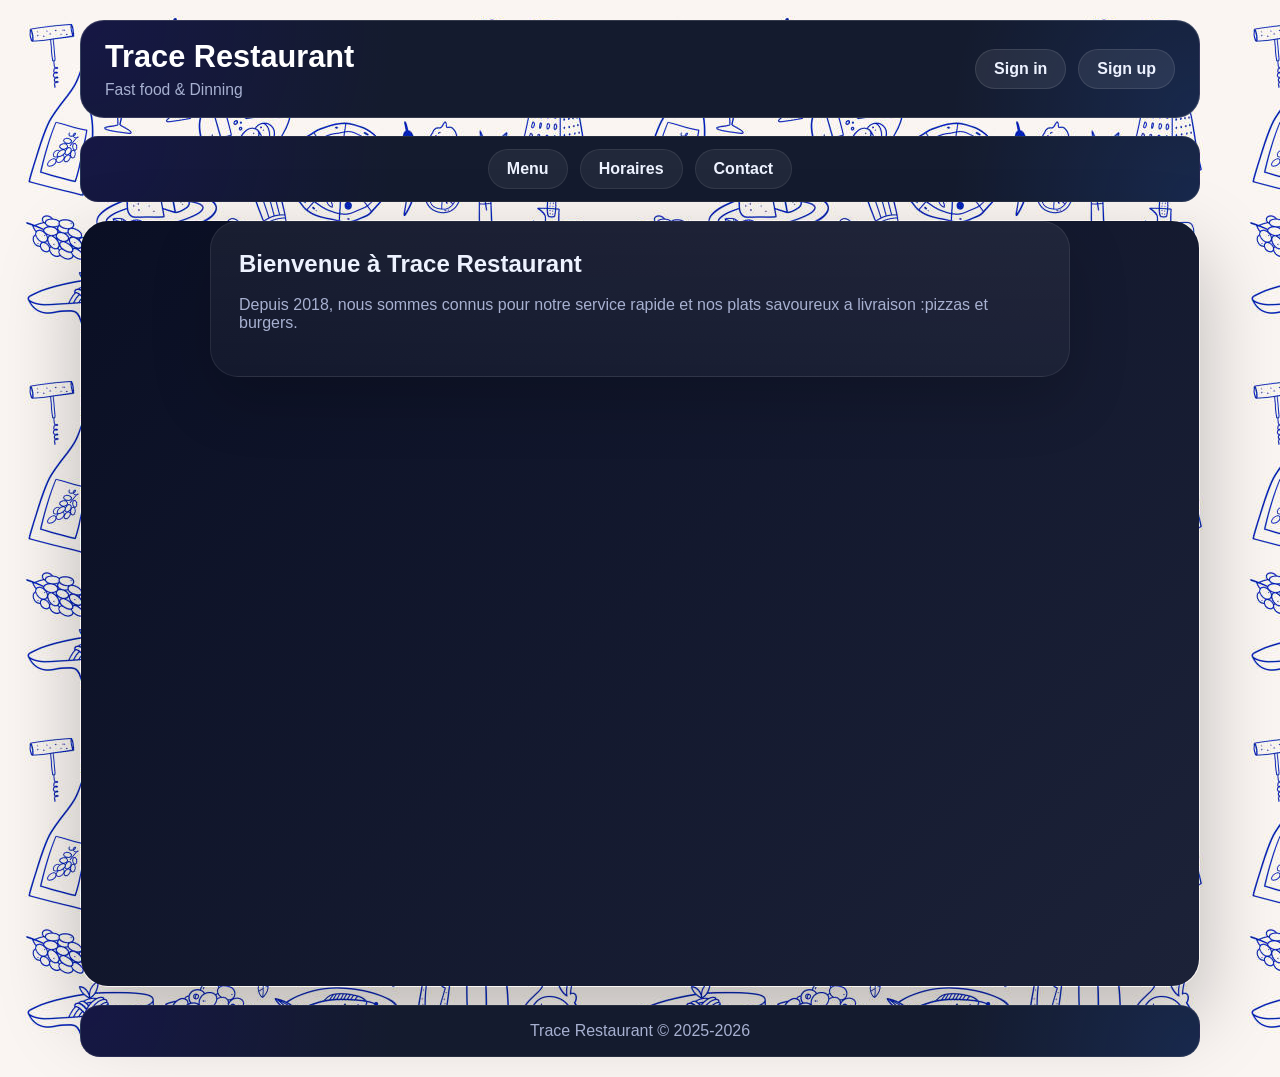
<file: index.html>
<!DOCTYPE html>
<html lang="fr">
  <head>
    <meta charset="UTF-8" />
    <meta http-equiv="X-UA-Compatible" content="IE=edge" />
    <meta name="viewport" content="width=device-width, initial-scale=1.0" />
    <link rel="stylesheet" href="style.css" />
    <title>Trace Restaurant</title>
  </head>

  <body onload="loadpage()" background="background.jpg">
    <div class="page-shell">
      <header class="topbar">
        <div class="brand">
          <h1>Trace Restaurant</h1>
          <p>Fast food & Dinning</p>
        </div>
        <div class="actions">
          <a class="button secondary" href="si.html" target="contentFrame">Sign in</a>
          <a class="button secondary" href="su.html" target="contentFrame">Sign up</a>
        </div>
      </header>

      <nav class="main-nav">
        <a href="menu.html" target="contentFrame" class="nav-link">Menu</a>
        <a href="horaires.html" target="contentFrame" class="nav-link">Horaires</a>
        <a href="contact.html" target="contentFrame" class="nav-link">Contact</a>
      </nav>

      <main class="content-frame">
        <iframe name="contentFrame" src="accuiel.html" id="ir" title="Contenu principal"></iframe>
      </main>

      <footer>Trace Restaurant © 2025-2026</footer>
    </div>

    <script src="control.js"></script>
  </body>
</html>
</file>
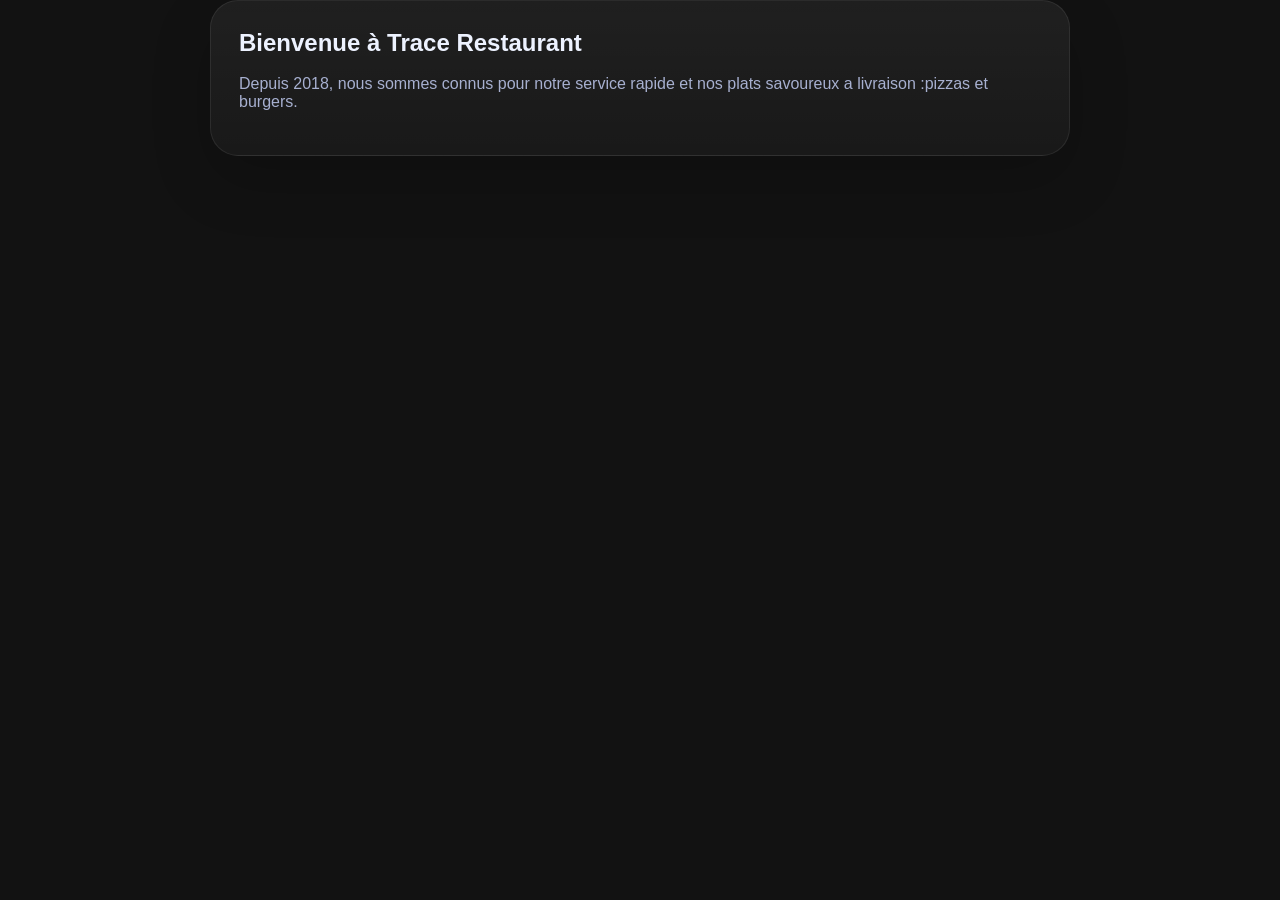
<file: accuiel.html>
<!DOCTYPE html>
<html lang="en">
  <head>
    <meta charset="UTF-8" />
    <meta http-equiv="X-UA-Compatible" content="IE=edge" />
    <meta name="viewport" content="width=device-width, initial-scale=1.0" />
    <link rel="stylesheet" href="style.css" />
    <title>Accueil</title>
  </head>
  <body>
    <main class="page-panel">
      <h2>Bienvenue à Trace Restaurant</h2>
      <p>
        Depuis 2018, nous sommes connus pour notre service rapide et nos plats
        savoureux a livraison :pizzas et burgers.
      </p>
    </main>
  </body>
</html>
</file>
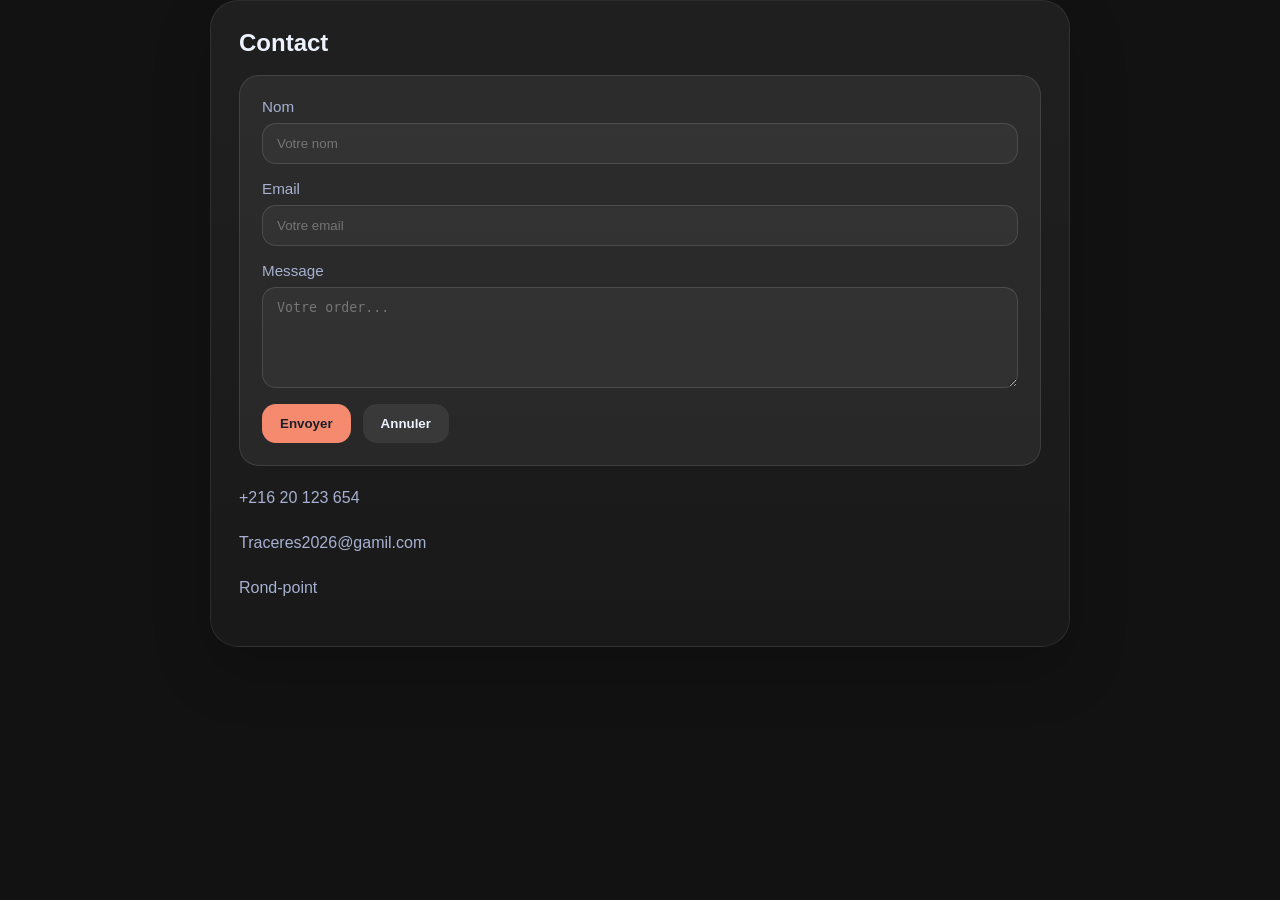
<file: contact.html>
<!DOCTYPE html>
<html lang="fr">
  <head>
    <meta charset="UTF-8" />
    <meta name="viewport" content="width=device-width, initial-scale=1.0" />
    <link rel="stylesheet" href="style.css" />
    <title>Contact</title>
  </head>

  <body>
    <main class="page-panel">
      <h2>Contact</h2>
      <form class="form-card">
        <div class="field">
          <label for="name">Nom</label>
          <input id="name" type="text" placeholder="Votre nom" required />
        </div>
        <div class="field">
          <label for="email">Email</label>
          <input id="email" type="email" placeholder="Votre email" required />
        </div>
        <div class="field">
          <label for="message">Message</label>
          <textarea id="message" rows="5" placeholder="Votre order..." required></textarea>
        </div>
        <div class="field buttons">
          <button type="submit">Envoyer</button>
          <button type="reset">Annuler</button>
        </div>
      </form>

      <div class="contact-details">
        <p>+216 20 123 654</p>
        <p>Traceres2026@gamil.com</p>
        <p>Rond-point</p>
      </div>
    </main>
  </body>
</html>
</file>
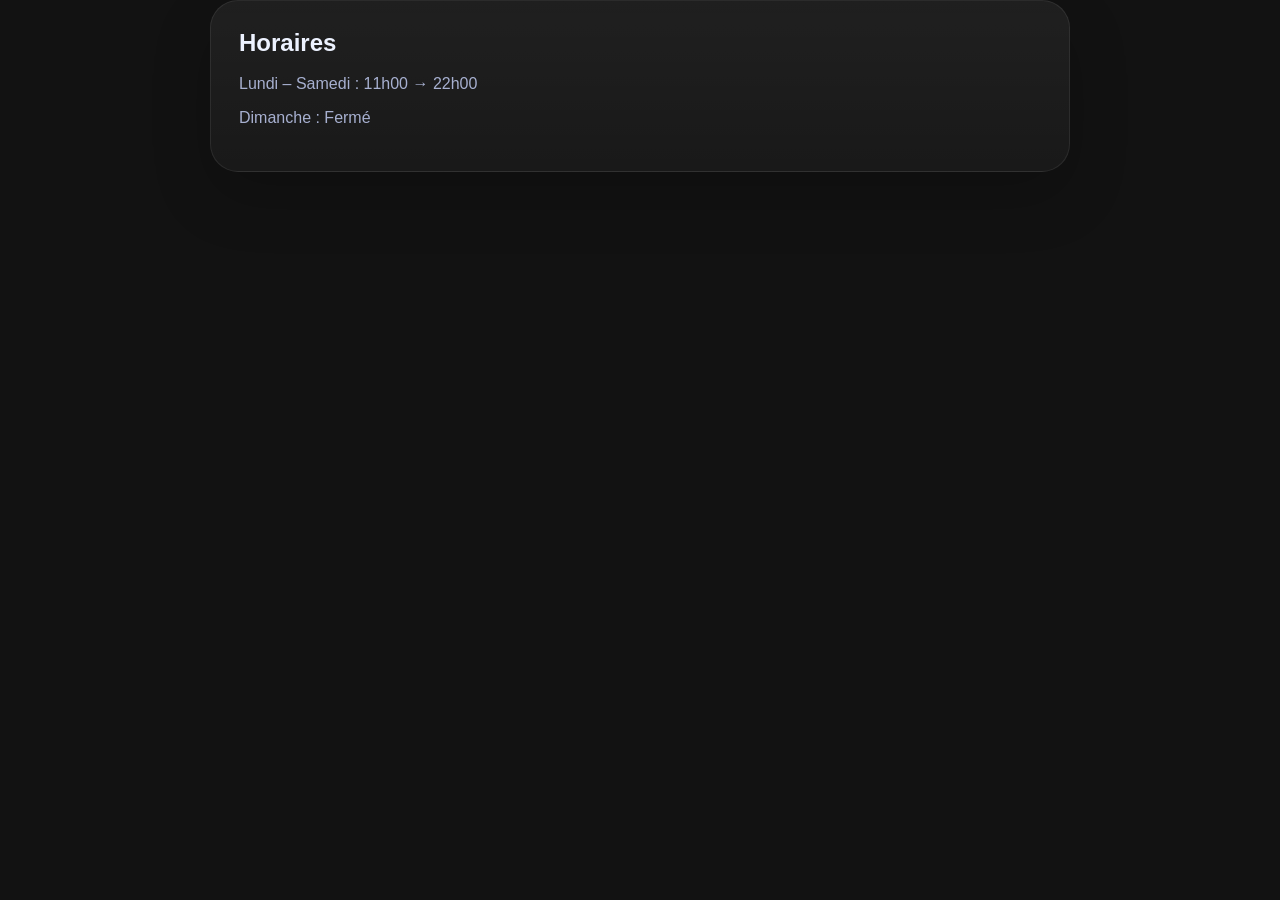
<file: horaires.html>
<!DOCTYPE html>
<html lang="fr">
  <head>
    <meta charset="UTF-8" />
    <meta name="viewport" content="width=device-width, initial-scale=1.0" />
    <link rel="stylesheet" href="style.css" />
    <title>Horaires</title>
  </head>

  <body>
    <main class="page-panel">
      <h2>Horaires</h2>
      <p>Lundi – Samedi : 11h00 → 22h00</p>
      <p>Dimanche : Fermé</p>
    </main>
  </body>
</html>
</file>
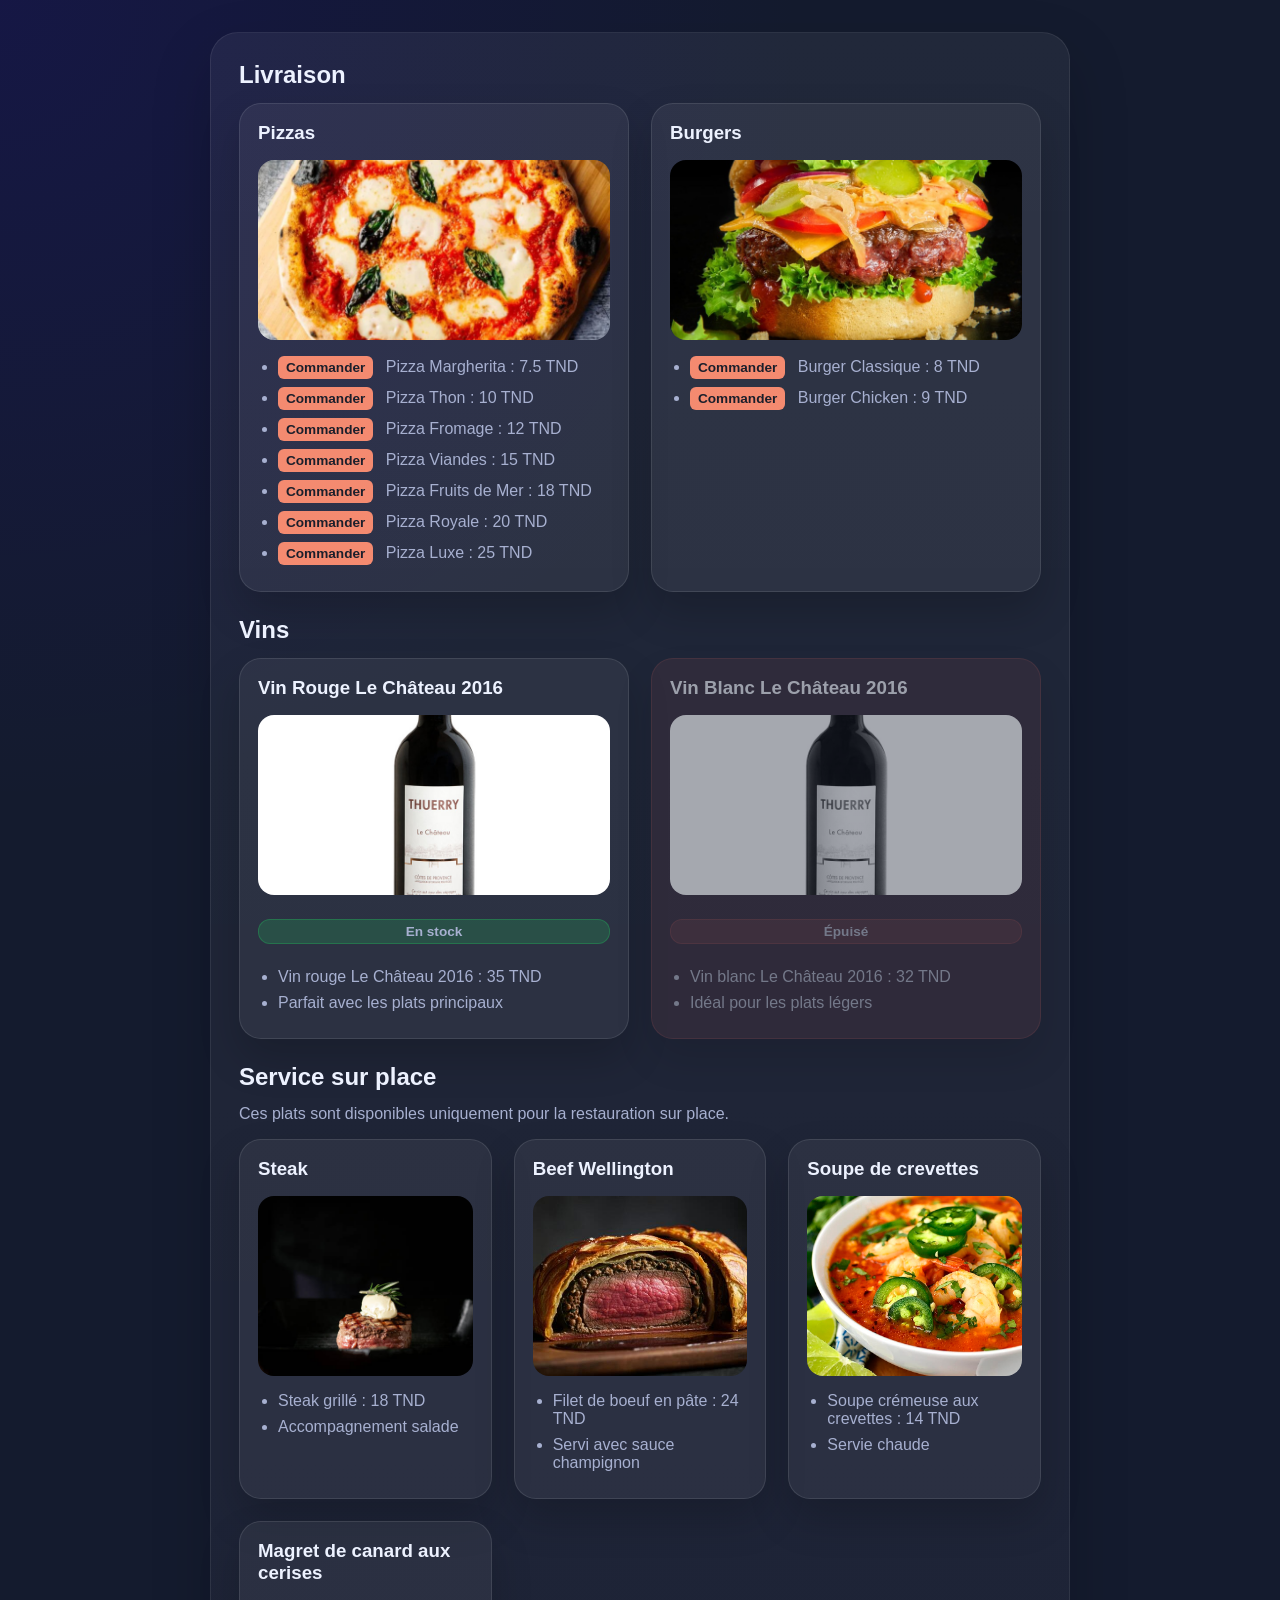
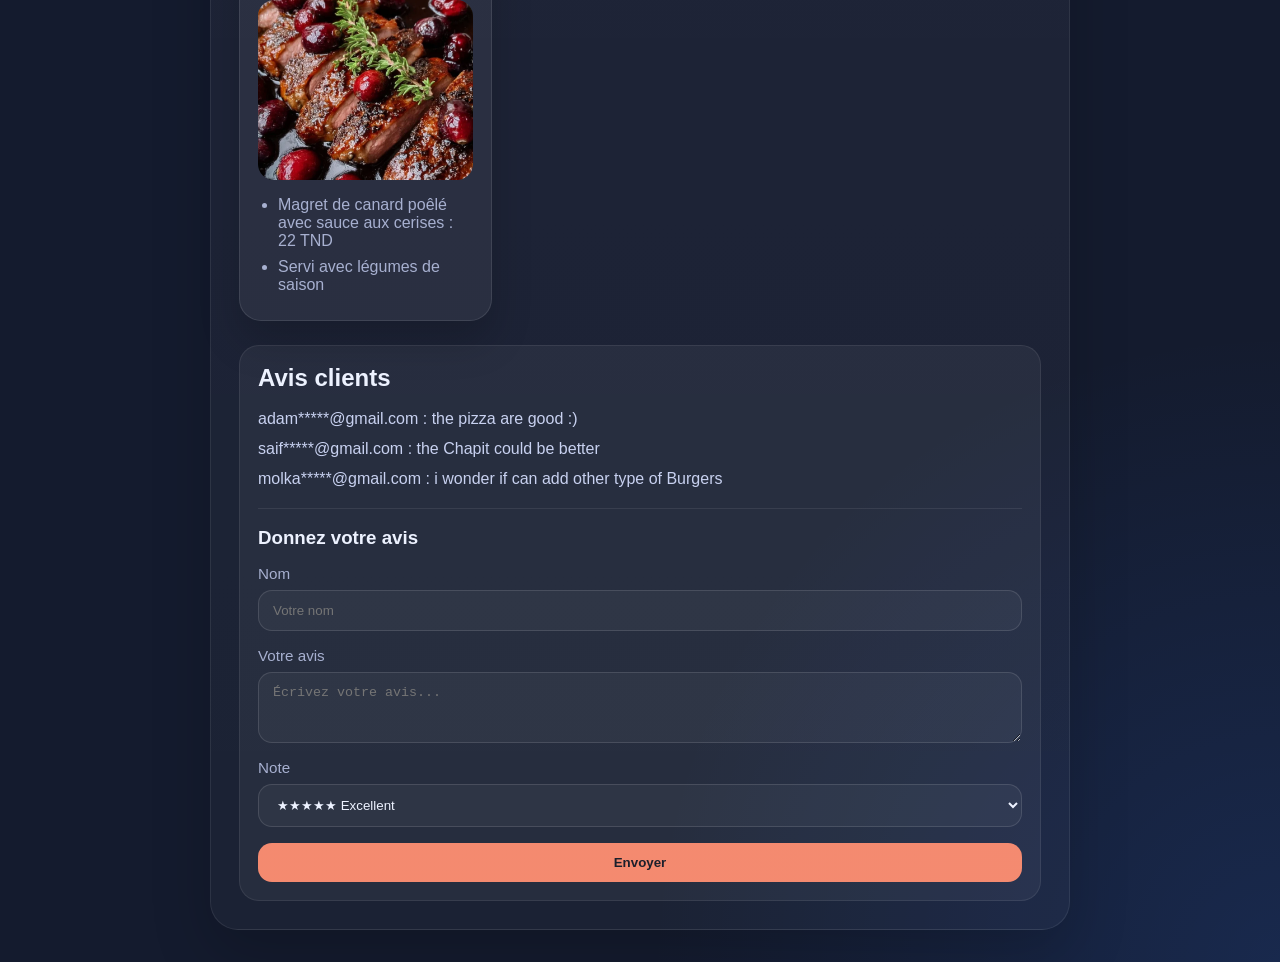
<file: menu.html>
<!DOCTYPE html>
<html lang="fr">
  <head>
    <meta charset="UTF-8" />
    <meta name="viewport" content="width=device-width, initial-scale=1.0" />
    <link rel="stylesheet" href="style.css" />
    <link rel="stylesheet" href="stylem.css" />
    <title>Menu</title>
  </head>

  <body>
    <main class="page-panel">
      <section class="menu-category">
        <h2>Livraison</h2>
        <div class="menu-grid">
          <article class="menu-card" id="d1">
            <h3>Pizzas</h3>
            <img src="pizza.jpg" alt="Pizzas" />
            <ul>
              <li>
                <button class="order-btn" onclick="ext()">Commander</button>
                Pizza Margherita : 7.5 TND
              </li>
              <li>
                <button class="order-btn" onclick="ext()">Commander</button>
                Pizza Thon : 10 TND
              </li>
              <li>
                <button class="order-btn" onclick="ext()">Commander</button>
                Pizza Fromage : 12 TND
              </li>
              <li>
                <button class="order-btn" onclick="ext()">Commander</button>
                Pizza Viandes : 15 TND
              </li>
              <li>
                <button class="order-btn" onclick="ext()">Commander</button>
                Pizza Fruits de Mer : 18 TND
              </li>
              <li>
                <button class="order-btn" onclick="ext()">Commander</button>
                Pizza Royale : 20 TND
              </li>
              <li>
                <button class="order-btn" onclick="ext()">Commander</button>
                Pizza Luxe : 25 TND
              </li>
            </ul>
          </article>

          <article class="menu-card" id="d2">
            <h3>Burgers</h3>
            <img src="burg.jpg" alt="Burgers" />
            <ul>
              <li>
                <button class="order-btn" onclick="ext()">Commander</button>
                Burger Classique : 8 TND
              </li>
              <li>
                <button class="order-btn" onclick="ext()">Commander</button>
                Burger Chicken : 9 TND
              </li>
            </ul>
          </article>
        </div>

        <!-- Message Display -->
        <div
          id="messageBox"
          style="
            display: none;
            margin-top: 20px;
            padding: 20px;
            background: rgba(255, 255, 255, 0.06);
            border: 1px solid rgba(255, 255, 255, 0.1);
            border-radius: 15px;
            color: #d9dff8;
          "
        >
          <p id="messageContent"></p>
        </div>
      </section>

      <section class="menu-category">
        <h2>Vins</h2>
        <div class="menu-grid">
          <article class="menu-card">
            <h3>Vin Rouge Le Château 2016</h3>
            <img src="chateau-rouge.jpg" alt="Vin Rouge Le Château 2016" />
            <p class="stock-status in-stock">En stock</p>
            <ul>
              <li>Vin rouge Le Château 2016 : 35 TND</li>
              <li>Parfait avec les plats principaux</li>
            </ul>
          </article>

          <article class="menu-card out-of-stock">
            <h3>Vin Blanc Le Château 2016</h3>
            <img src="chateau-rouge.jpg" alt="Vin Blanc Le Château 2016" />
            <p class="stock-status out-of-stock">Épuisé</p>
            <ul>
              <li>Vin blanc Le Château 2016 : 32 TND</li>
              <li>Idéal pour les plats légers</li>
            </ul>
          </article>
        </div>
      </section>

      <section class="menu-category dining-only">
        <h2>Service sur place</h2>
        <p class="category-note">
          Ces plats sont disponibles uniquement pour la restauration sur place.
        </p>
        <div class="menu-grid">
          <article class="menu-card">
            <h3>Steak</h3>
            <img src="steak.jpg" alt="Steak" />
            <ul>
              <li>Steak grillé : 18 TND</li>
              <li>Accompagnement salade</li>
            </ul>
          </article>

          <article class="menu-card">
            <h3>Beef Wellington</h3>
            <img src="sliced-beef-wellington.jpeg" alt="Beef Wellington" />
            <ul>
              <li>Filet de boeuf en pâte : 24 TND</li>
              <li>Servi avec sauce champignon</li>
            </ul>
          </article>

          <article class="menu-card">
            <h3>Soupe de crevettes</h3>
            <img src="Spicy-Shrimp-Soup.jpg" alt="Soupe de crevettes" />
            <ul>
              <li>Soupe crémeuse aux crevettes : 14 TND</li>
              <li>Servie chaude</li>
            </ul>
          </article>

          <article class="menu-card">
            <h3>Magret de canard aux cerises</h3>
            <img
              src="pan-seared-duck-breast.webp"
              alt="Magret de canard aux cerises"
            />
            <ul>
              <li>Magret de canard poêlé avec sauce aux cerises : 22 TND</li>
              <li>Servi avec légumes de saison</li>
            </ul>
          </article>
        </div>
      </section>

      <section class="feedback">
        <h2>Avis clients</h2>
        <p>adam*****@gmail.com : the pizza are good :)</p>
        <p>saif*****@gmail.com : the Chapit could be better</p>
        <p>molka*****@gmail.com : i wonder if can add other type of Burgers</p>

        <form class="review-form">
          <h3>Donnez votre avis</h3>
          <div class="field">
            <label for="review-name">Nom</label>
            <input id="review-name" type="text" placeholder="Votre nom" />
          </div>
          <div class="field">
            <label for="review-text">Votre avis</label>
            <textarea
              id="review-text"
              rows="3"
              placeholder="Écrivez votre avis..."
            ></textarea>
          </div>
          <div class="field rating-grid">
            <label>Note</label>
            <select id="review-rating">
              <option value="5">★★★★★ Excellent</option>
              <option value="4">★★★★ Bon</option>
              <option value="3">★★★ Moyen</option>
              <option value="2">★★ Faible</option>
              <option value="1">★ Très faible</option>
            </select>
          </div>
          <button type="submit">Envoyer</button>
        </form>

        <!-- Message Display for Reviews -->
        <div
          id="reviewMessageBox"
          style="
            display: none;
            margin-top: 20px;
            padding: 20px;
            background: rgba(255, 255, 255, 0.06);
            border: 1px solid rgba(255, 255, 255, 0.1);
            border-radius: 15px;
            color: #d9dff8;
          "
        >
          <p id="reviewMessageContent"></p>
        </div>
      </section>
    </main>

    <script src="ajax.js"></script>
  </body>
</html>
</file>
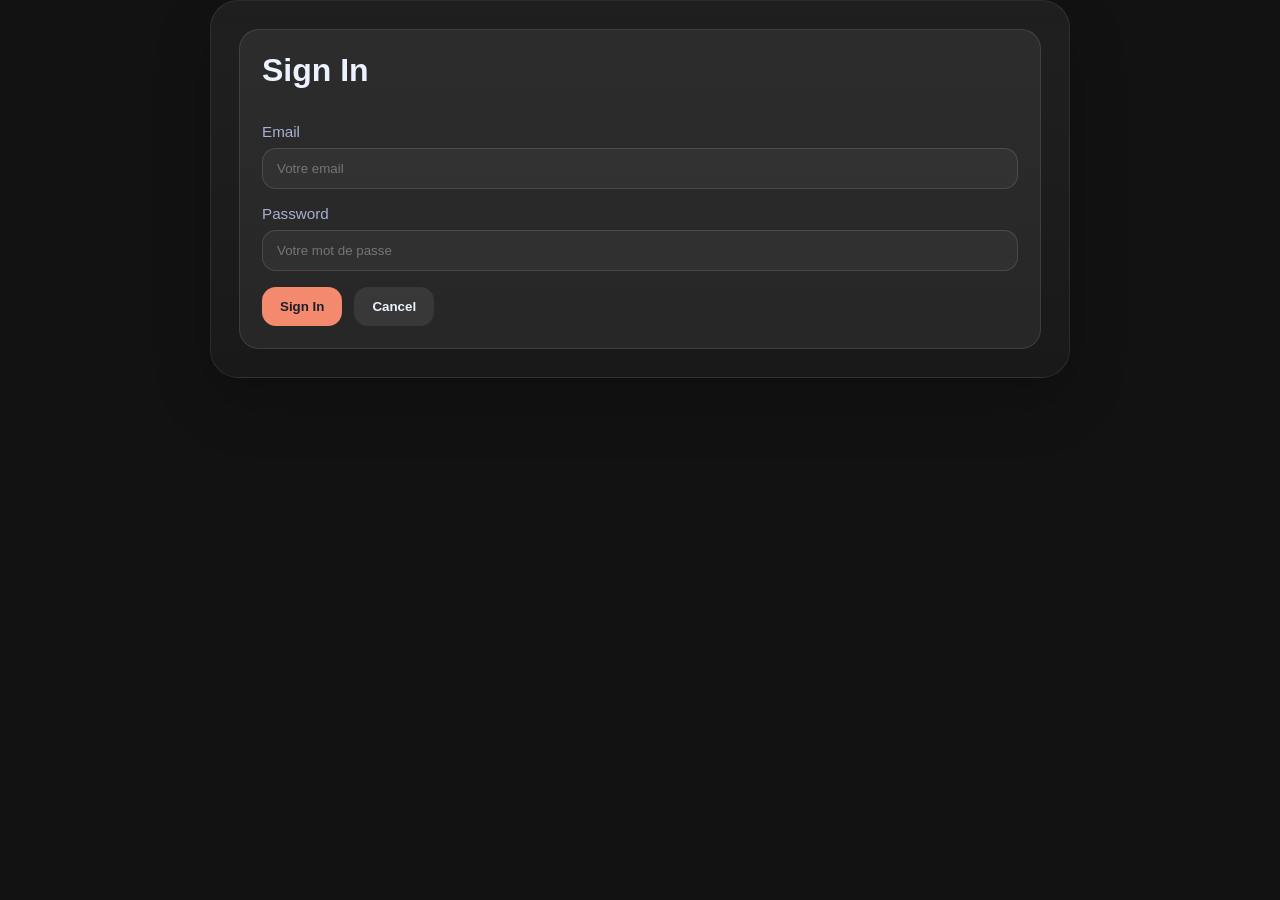
<file: si.html>
<!DOCTYPE html>
<html lang="en">
  <head>
    <meta charset="UTF-8" />
    <meta http-equiv="X-UA-Compatible" content="IE=edge" />
    <meta name="viewport" content="width=device-width, initial-scale=1.0" />
    <link rel="stylesheet" href="style.css" />
    <title>Sign In</title>
  </head>
  <body>
    <main class="page-panel">
      <form class="form-card">
        <h1>Sign In</h1>
        <div class="field">
          <label for="signin-email">Email</label>
          <input id="signin-email" type="email" placeholder="Votre email" required />
        </div>
        <div class="field">
          <label for="signin-password">Password</label>
          <input id="signin-password" type="password" placeholder="Votre mot de passe" required />
        </div>
        <div class="field buttons">
          <button type="submit">Sign In</button>
          <button type="reset">Cancel</button>
        </div>
      </form>
    </main>
  </body>
</html>
</file>
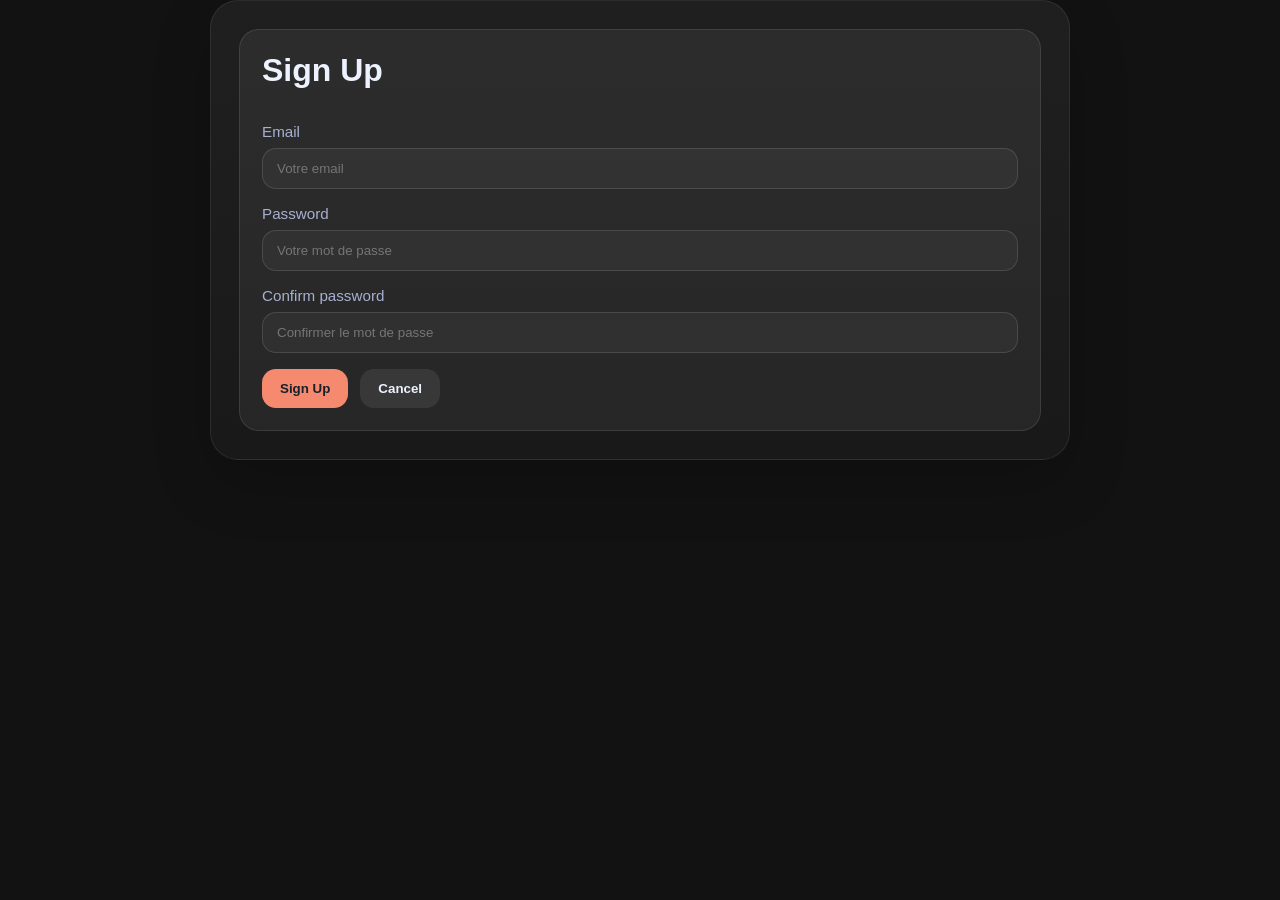
<file: su.html>
<!DOCTYPE html>
<html lang="en">
  <head>
    <meta charset="UTF-8" />
    <meta http-equiv="X-UA-Compatible" content="IE=edge" />
    <meta name="viewport" content="width=device-width, initial-scale=1.0" />
    <link rel="stylesheet" href="style.css" />
    <title>Sign Up</title>
  </head>
  <body>
    <main class="page-panel">
      <form class="form-card">
        <h1>Sign Up</h1>
        <div class="field">
          <label for="signup-email">Email</label>
          <input id="signup-email" type="email" placeholder="Votre email" required />
        </div>
        <div class="field">
          <label for="signup-password">Password</label>
          <input id="signup-password" type="password" placeholder="Votre mot de passe" required />
        </div>
        <div class="field">
          <label for="confirm-password">Confirm password</label>
          <input id="confirm-password" type="password" placeholder="Confirmer le mot de passe" required />
        </div>
        <div class="field buttons">
          <button type="submit">Sign Up</button>
          <button type="reset">Cancel</button>
        </div>
      </form>
    </main>
  </body>
</html>
</file>
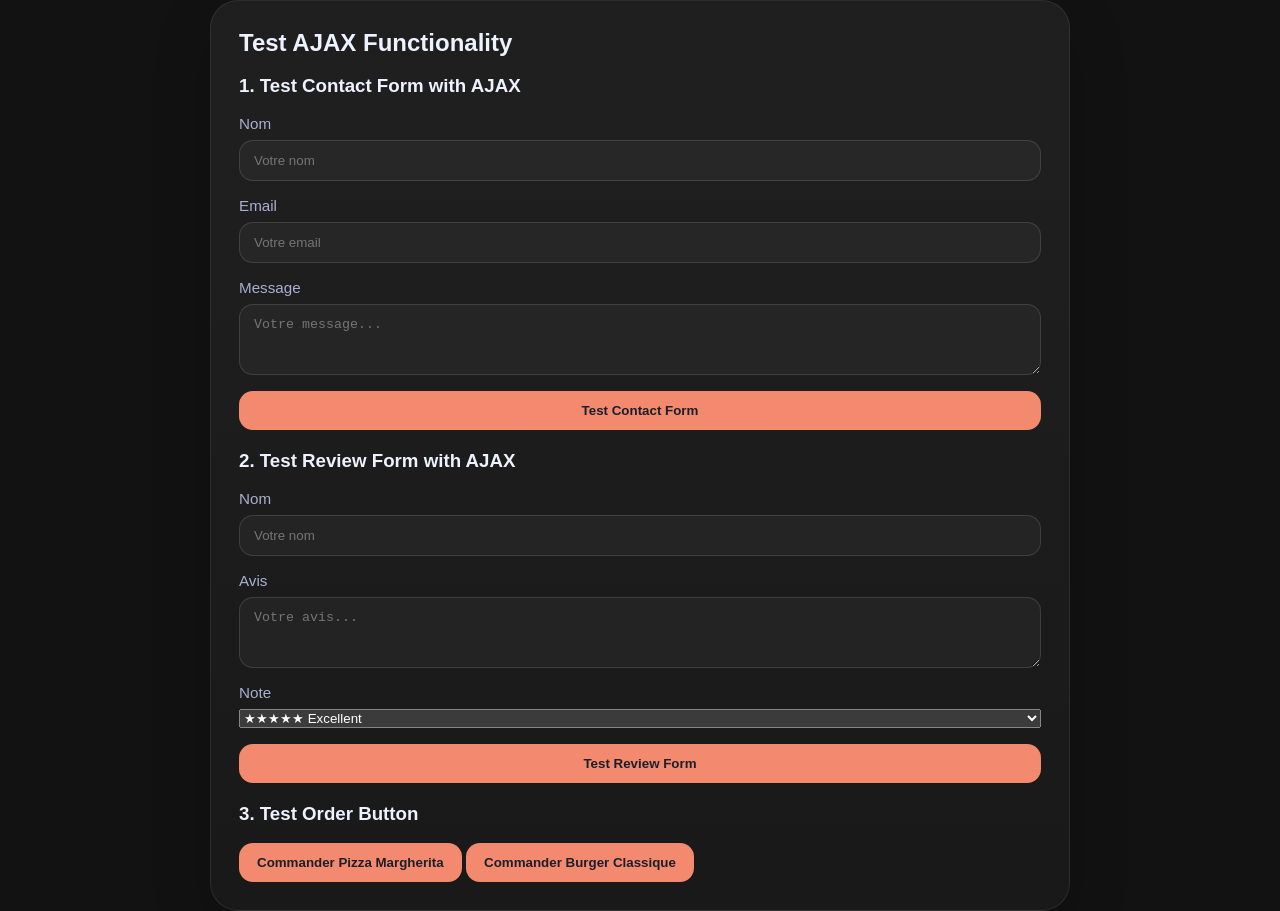
<file: test-ajax.html>
<!DOCTYPE html>
<html lang="fr">
  <head>
    <meta charset="UTF-8" />
    <meta name="viewport" content="width=device-width, initial-scale=1.0" />
    <link rel="stylesheet" href="style.css" />
    <title>Test AJAX</title>
  </head>
  <body>
    <main class="page-panel">
      <h2>Test AJAX Functionality</h2>
      
      <section>
        <h3>1. Test Contact Form with AJAX</h3>
        <form id="test-contact">
          <div class="field">
            <label for="test-name">Nom</label>
            <input id="test-name" type="text" placeholder="Votre nom" required />
          </div>
          <div class="field">
            <label for="test-email">Email</label>
            <input id="test-email" type="email" placeholder="Votre email" required />
          </div>
          <div class="field">
            <label for="test-message">Message</label>
            <textarea id="test-message" rows="3" placeholder="Votre message..." required></textarea>
          </div>
          <button type="submit">Test Contact Form</button>
        </form>
      </section>

      <section style="margin-top: 20px;">
        <h3>2. Test Review Form with AJAX</h3>
        <form id="test-review">
          <div class="field">
            <label for="test-review-name">Nom</label>
            <input id="test-review-name" type="text" placeholder="Votre nom" />
          </div>
          <div class="field">
            <label for="test-review-text">Avis</label>
            <textarea id="test-review-text" rows="3" placeholder="Votre avis..."></textarea>
          </div>
          <div class="field">
            <label for="test-rating">Note</label>
            <select id="test-rating">
              <option value="5">★★★★★ Excellent</option>
              <option value="4">★★★★ Bon</option>
              <option value="3">★★★ Moyen</option>
            </select>
          </div>
          <button type="submit">Test Review Form</button>
        </form>
      </section>

      <section style="margin-top: 20px;">
        <h3>3. Test Order Button</h3>
        <button class="test-order-btn">Commander Pizza Margherita</button>
        <button class="test-order-btn">Commander Burger Classique</button>
      </section>

      <div id="result" style="margin-top: 30px; padding: 15px; border-radius: 12px; background: rgba(34, 197, 94, 0.2); display: none;">
        <p id="result-text"></p>
      </div>
    </main>

    <script>
      // Test Contact Form
      document.getElementById('test-contact').addEventListener('submit', function(e) {
        e.preventDefault();
        showResult('✓ Contact form submission successful!');
      });

      // Test Review Form
      document.getElementById('test-review').addEventListener('submit', function(e) {
        e.preventDefault();
        showResult('✓ Review form submission successful!');
      });

      // Test Order Buttons
      document.querySelectorAll('.test-order-btn').forEach(btn => {
        btn.addEventListener('click', function() {
          const itemName = this.textContent.replace('Commander ', '');
          showResult(`✓ Order placed for: ${itemName}`);
        });
      });

      function showResult(message) {
        const resultDiv = document.getElementById('result');
        const resultText = document.getElementById('result-text');
        resultText.textContent = message;
        resultDiv.style.display = 'block';
        setTimeout(() => {
          resultDiv.style.display = 'none';
        }, 3000);
      }
    </script>
  </body>
</html>
</file>
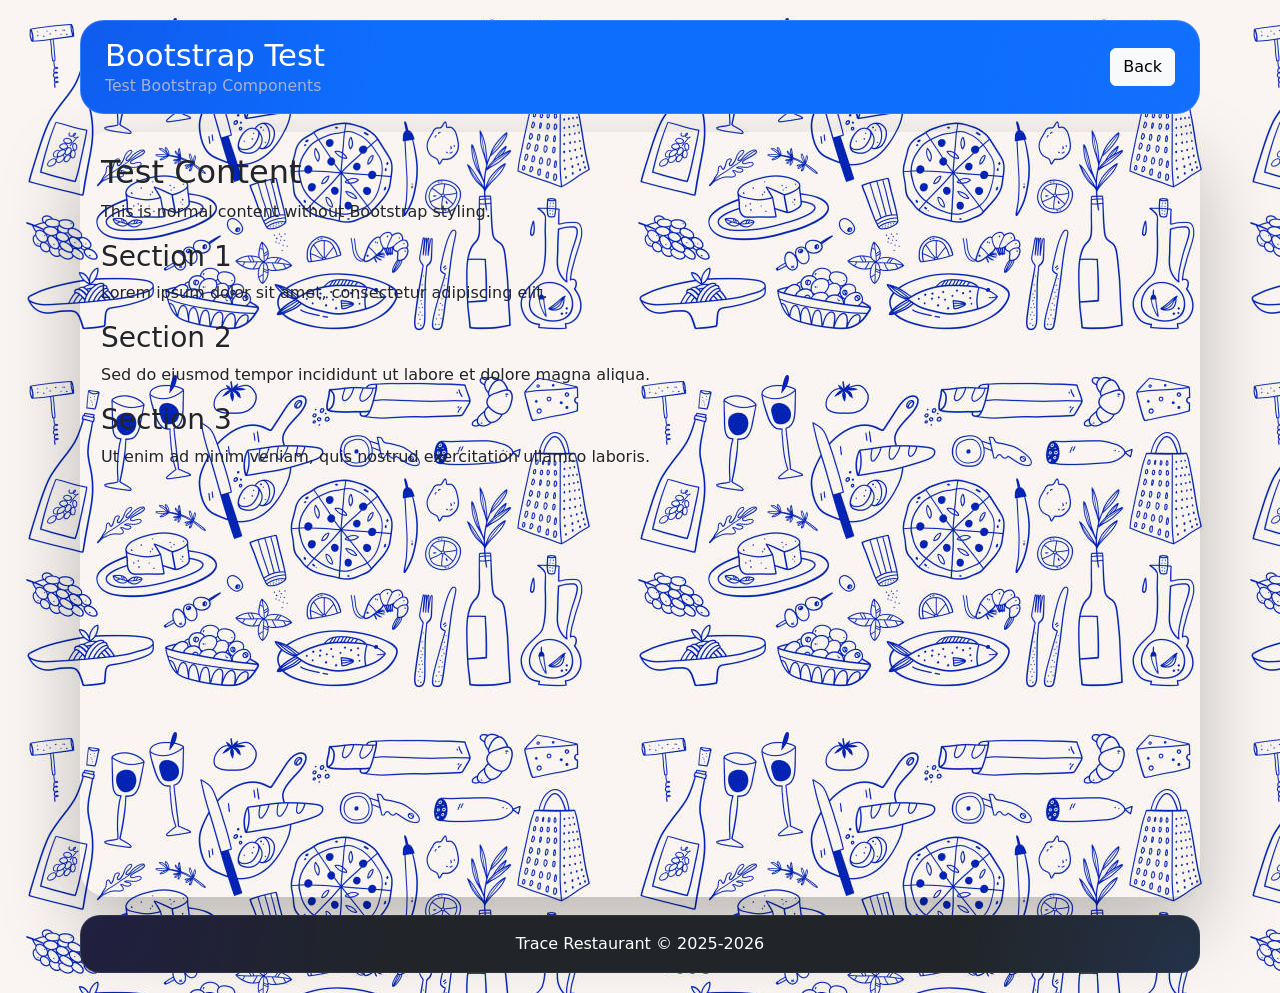
<file: test-bootstrap.html>
<!DOCTYPE html>
<html lang="fr">
  <head>
    <meta charset="UTF-8" />
    <meta http-equiv="X-UA-Compatible" content="IE=edge" />
    <meta name="viewport" content="width=device-width, initial-scale=1.0" />
    <link rel="stylesheet" href="style.css" />
    <!-- Bootstrap CSS -->
    <link href="https://cdn.jsdelivr.net/npm/bootstrap@5.3.0/dist/css/bootstrap.min.css" rel="stylesheet">
    <title>Bootstrap Test</title>
  </head>

  <body background="background.jpg">
    <div class="page-shell">
      <header class="topbar bg-primary text-white py-3">
        <div class="brand">
          <h1 class="mb-0">Bootstrap Test</h1>
          <p class="mb-0">Test Bootstrap Components</p>
        </div>
        <div class="actions">
          <a class="btn btn-light" href="#">Back</a>
        </div>
      </header>

      <main class="content-frame">
        <div style="padding: 20px;">
          <h2>Test Content</h2>
          <p>This is normal content without Bootstrap styling.</p>
          
          <h3>Section 1</h3>
          <p>Lorem ipsum dolor sit amet, consectetur adipiscing elit.</p>
          
          <h3>Section 2</h3>
          <p>Sed do eiusmod tempor incididunt ut labore et dolore magna aliqua.</p>
          
          <h3>Section 3</h3>
          <p>Ut enim ad minim veniam, quis nostrud exercitation ullamco laboris.</p>
        </div>
      </main>

      <footer class="bg-dark text-white text-center py-3">Trace Restaurant © 2025-2026</footer>
    </div>

    <!-- Bootstrap JS -->
    <script src="https://cdn.jsdelivr.net/npm/bootstrap@5.3.0/dist/js/bootstrap.bundle.min.js"></script>
  </body>
</html>
</file>
<file: style.css>
:root {
  color-scheme: dark;
  font-family: Inter, Arial, sans-serif;
  --bg: #141b2e;
  --surface: rgba(255, 255, 255, 0.08);
  --surface-strong: rgba(255, 255, 255, 0.12);
  --text: #edf2ff;
  --muted: #a7b0d0;
  --accent: rgba(255, 143, 114, 0.95);
  --accent-strong: rgba(255, 143, 114, 0.95);
  --border: rgba(255, 255, 255, 0.14);
}

* {
  box-sizing: border-box;
}

html,
body {
  margin: 0;
  min-height: 100%;
}

body {
  display: flex;
  justify-content: center;
  font-family: Inter, Arial, sans-serif;
}

body.index-page {
  background: url('background.jpg') no-repeat center center / cover fixed;
}

.page-shell {
  width: min(1120px, calc(100% - 32px));
  display: flex;
  flex-direction: column;
  gap: 18px;
  padding: 20px 0;
}

.topbar {
  display: flex;
  align-items: center;
  justify-content: space-between;
  gap: 16px;
  padding: 18px 24px;
  border-radius: 24px;
  background: radial-gradient(circle at top left, rgba(28, 5, 172, 0.18), transparent 28%),
    radial-gradient(circle at bottom right, rgba(51, 121, 255, 0.15), transparent 22%),
    var(--bg);
  border: 1px solid var(--border);
  backdrop-filter: blur(16px);
}

.brand h1 {
  margin: 0 0 6px;
  font-size: clamp(1.8rem, 2.4vw, 2.8rem);
}

.brand p {
  margin: 0;
  color: var(--muted);
  font-size: 0.98rem;
}

.actions {
  display: flex;
  gap: 12px;
  flex-wrap: wrap;
}

.main-nav {
  display: flex;
  flex-wrap: wrap;
  gap: 12px;
  justify-content: center;
  padding: 12px 16px;
  border-radius: 18px;
  background: radial-gradient(circle at top left, rgba(28, 5, 172, 0.18), transparent 28%),
    radial-gradient(circle at bottom right, rgba(51, 121, 255, 0.15), transparent 22%),
    var(--bg);
  border: 1px solid rgba(255, 255, 255, 0.08);
}

.nav-link,
.button {
  color: var(--text);
  text-decoration: none;
  display: inline-flex;
  align-items: center;
  justify-content: center;
  padding: 10px 18px;
  border-radius: 999px;
  font-weight: 600;
  transition: transform 0.2s ease, background 0.2s ease, color 0.2s ease;
}

.nav-link {
  background: rgba(255, 255, 255, 0.06);
  border: 1px solid rgba(255, 255, 255, 0.08);
}

.nav-link:hover,
.button:hover {
  transform: translateY(-1px);
  background: rgba(255, 255, 255, 0.12);
}

.button.secondary {
  background: rgba(255, 255, 255, 0.08);
  border: 1px solid rgba(255, 255, 255, 0.1);
}

.content-frame {
  min-height: 85vh;
  border-radius: 28px;
  overflow: hidden;
  box-shadow: 0 32px 80px rgba(0, 0, 0, 0.25);
  border: 1px solid rgba(255, 255, 255, 0.06);
}

iframe {
  color: var(--text);
  width: 100%;
  height: 100%;
  border: none;
  min-height: 85vh;
  display: block;
  background: radial-gradient(circle at top left, rgba(28, 5, 172, 0.18), transparent 28%),
    radial-gradient(circle at bottom right, rgba(51, 121, 255, 0.15), transparent 22%),
    var(--bg);;
}

footer {
  text-align: center;
  padding: 16px 0;
  border-radius: 20px;
  background: radial-gradient(circle at top left, rgba(28, 5, 172, 0.18), transparent 28%),
    radial-gradient(circle at bottom right, rgba(51, 121, 255, 0.15), transparent 22%),
    var(--bg);
  border: 1px solid rgba(255, 255, 255, 0.08);
  color: var(--muted);
}

.page-panel {
  width: min(860px, calc(100% - 32px));
  margin: 0 auto;
  padding: 28px;
  border-radius: 28px;
  background: linear-gradient(180deg, rgba(255, 255, 255, 0.06), rgba(255, 255, 255, 0.03));
  border: 1px solid rgba(255, 255, 255, 0.08);
  box-shadow: 0 24px 60px rgba(0, 0, 0, 0.18);
}

.page-panel h1,
.page-panel h2,
.page-panel h3 {
  margin: 0 0 18px;
  color: var(--text);
}

.page-panel p,
.page-panel li,
.page-panel label {
  color: var(--muted);
}

.page-panel form {
  display: grid;
  gap: 16px;
}

.form-card {
  background: rgba(255, 255, 255, 0.06);
  border: 1px solid rgba(255, 255, 255, 0.1);
  border-radius: 20px;
  padding: 22px;
}

.field {
  display: grid;
  gap: 8px;
}

.field label {
  font-size: 0.95rem;
}

.field input,
.field textarea {
  width: 100%;
  padding: 12px 14px;
  border: 1px solid rgba(255, 255, 255, 0.12);
  border-radius: 14px;
  background: rgba(255, 255, 255, 0.04);
  color: var(--text);
}

.field input:focus,
.field textarea:focus {
  outline: none;
  border-color: rgba(255, 143, 114, 0.95);
  box-shadow: 0 0 0 4px rgba(255, 143, 114, 0.12);
}

button {
  cursor: pointer;
  border: none;
  border-radius: 14px;
  padding: 12px 18px;
  background: linear-gradient(135deg, var(--accent), var(--accent-strong));
  color: #1b1f2b;
  font-weight: 700;
}

button[type="reset"] {
  background: rgba(255, 255, 255, 0.08);
  color: var(--text);
}

.buttons {
  display: flex;
  flex-wrap: wrap;
  gap: 12px;
}

button:hover {
  opacity: 0.95;
}

.contact-details {
  margin-top: 18px;
  color: var(--muted);
  line-height: 1.8;
}

@media (max-width: 720px) {
  .topbar,
  .main-nav,
  .page-shell {
    padding: 16px;
  }

  .topbar {
    flex-direction: column;
    align-items: flex-start;
  }

  .actions {
    width: 100%;
    justify-content: center;
  }

  .page-panel {
    width: calc(100% - 24px);
    padding: 20px;
  }
}
</file>
<file: stylem.css>
.menu-grid {
  display: grid;
  grid-template-columns: repeat(auto-fit, minmax(240px, 1fr));
  gap: 22px;
  margin-bottom: 24px;
}

.menu-card {
  display: flex;
  flex-direction: column;
  gap: 16px;
  background: rgba(255, 255, 255, 0.06);
  border: 1px solid rgba(255, 255, 255, 0.1);
  border-radius: 22px;
  padding: 18px;
  box-shadow: 0 20px 40px rgba(0, 0, 0, 0.18);
}

.menu-card h3 {
  margin: 0;
}

.menu-card img {
  width: 100%;
  height: 180px;
  object-fit: cover;
  border-radius: 16px;
}

.menu-card ul {
  margin: 0;
  padding-left: 20px;
  color: #d9dff8;
}

.menu-card li {
  margin-bottom: 8px;
}

.stock-status {
  margin: 8px 0;
  padding: 4px 8px;
  border-radius: 12px;
  font-size: 0.85rem;
  font-weight: 600;
  text-align: center;
}

.in-stock {
  background: rgba(34, 197, 94, 0.2);
  color: #22c55e;
  border: 1px solid rgba(34, 197, 94, 0.3);
}

.out-of-stock {
  background: rgba(239, 68, 68, 0.2);
  color: #ef4444;
  border: 1px solid rgba(239, 68, 68, 0.3);
}

.menu-card.out-of-stock {
  opacity: 0.6;
  filter: grayscale(50%);
}

.menu-card.out-of-stock img {
  filter: grayscale(100%);
}

.order-btn {
  margin-right: 8px;
  padding: 4px 8px;
  border-radius: 6px;
  border: none;
  background: linear-gradient(135deg, var(--accent), var(--accent-strong));
  color: #1b1f2b;
  font-size: 0.85rem;
  font-weight: 600;
  cursor: pointer;
  transition: opacity 0.2s ease;
}

.order-btn:hover {
  opacity: 0.9;
}

.feedback {
  padding: 18px;
  border-radius: 20px;
  background: rgba(255, 255, 255, 0.05);
  border: 1px solid rgba(255, 255, 255, 0.08);
}

.feedback p {
  margin: 0 0 12px;
  color: #c8d1f0;
}

.review-form {
  margin-top: 20px;
  padding-top: 18px;
  border-top: 1px solid rgba(255, 255, 255, 0.08);
  display: grid;
  gap: 16px;
}

.review-form h3 {
  margin: 0;
}

.menu-category {
  margin-bottom: 24px;
}

.menu-category h2 {
  margin-bottom: 14px;
  font-size: 1.5rem;
}

.category-note {
  margin: 0 0 16px;
  color: #c8d1f0;
}

.rating-grid select {
  width: 100%;
  padding: 12px 14px;
  border-radius: 14px;
  border: 1px solid rgba(255, 255, 255, 0.12);
  background: rgba(255, 255, 255, 0.04);
  color: var(--text);
}

body {
  min-height: 100vh;
  margin: 0;
  padding: 32px;
  display: flex;
  justify-content: center;
  background: radial-gradient(circle at top left, rgba(28, 5, 172, 0.18), transparent 28%),
    radial-gradient(circle at bottom right, rgba(51, 121, 255, 0.15), transparent 22%),
    var(--bg);
  color: inherit;
}
</file>
